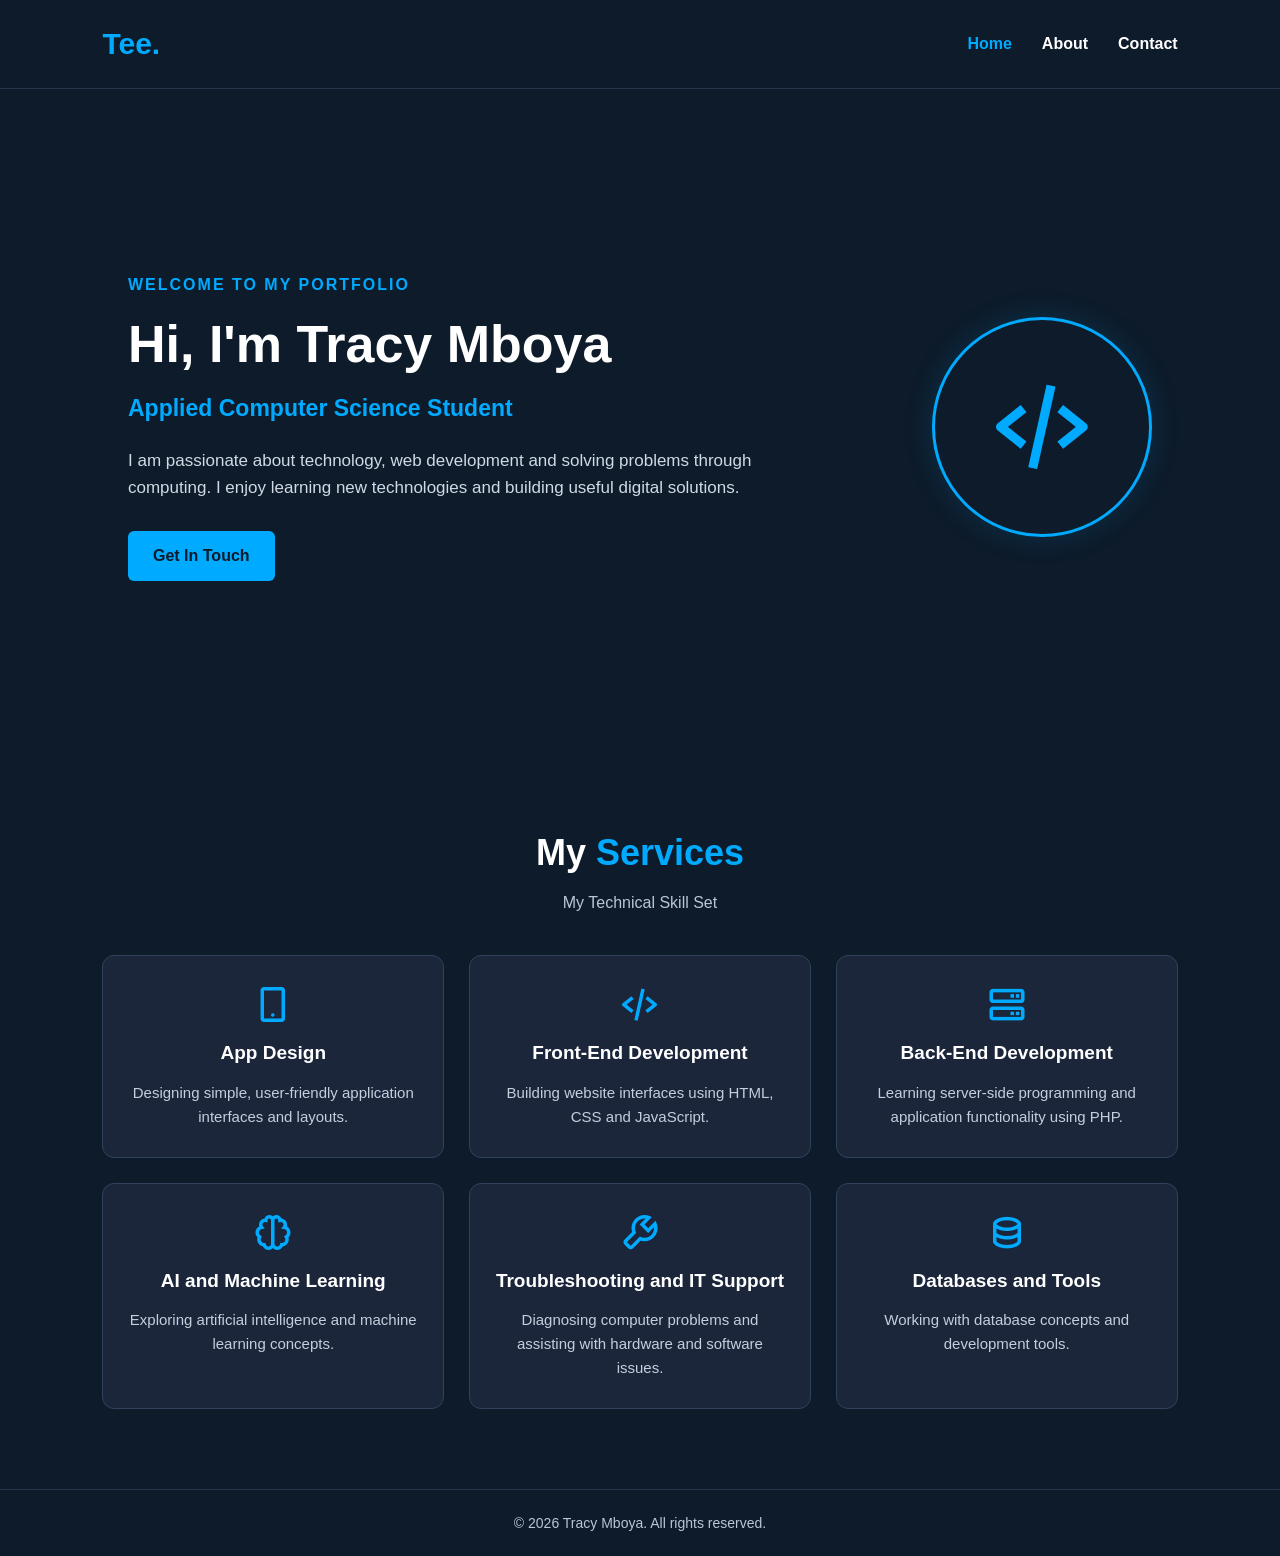
<file: index.html>
<!DOCTYPE html>
<html lang="en">
<head>
    <meta charset="UTF-8">
    <meta name="viewport" content="width=device-width, initial-scale=1.0">
    <title>Home | Tracy Mboya</title>
    <link rel="stylesheet" href="style.css">
    <link href="https://unpkg.com/boxicons@2.1.4/css/boxicons.min.css"
          rel="stylesheet">
</head>
<body>

    <header class="header">
        <a href="Index.html" class="logo">Tee<span>.</span></a>

        <nav class="navbar">
            <a href="Index.html" class="active">Home</a>
            <a href="about.html">About</a>
            <a href="contact.html">Contact</a>
        </nav>
    </header>

    <main>
        <!-- Home Introduction -->
        <section class="home">
            <div class="home-content">
                <p class="welcome">WELCOME TO MY PORTFOLIO</p>

                <h1>Hi, I'm Tracy Mboya</h1>

                <h2>Applied Computer Science Student</h2>

                <p>
                    I am passionate about technology, web development
                    and solving problems through computing.
                    I enjoy learning new technologies and building
                    useful digital solutions.
                </p>

                <a href="contact.html" class="btn">Get In Touch</a>
            </div>

            <div class="home-icon">
                <i class="bx bx-code-alt"></i>
            </div>
        </section>

        <!-- Services -->
        <section class="services" id="services">
            <h2 class="section-title">My <span>Services</span></h2>
            <p class="section-subtitle">My Technical Skill Set</p>

            <div class="services-container">

                <div class="service-card">
                    <i class="bx bx-mobile-alt"></i>
                    <h3>App Design</h3>
                    <p>
                        Designing simple, user-friendly application
                        interfaces and layouts.
                    </p>
                </div>

                <div class="service-card">
                    <i class="bx bx-code-alt"></i>
                    <h3>Front-End Development</h3>
                    <p>
                        Building website interfaces using HTML,
                        CSS and JavaScript.
                    </p>
                </div>

                <div class="service-card">
                    <i class="bx bx-server"></i>
                    <h3>Back-End Development</h3>
                    <p>
                        Learning server-side programming and
                        application functionality using PHP.
                    </p>
                </div>

                <div class="service-card">
                    <i class="bx bx-brain"></i>
                    <h3>AI and Machine Learning</h3>
                    <p>
                        Exploring artificial intelligence and
                        machine learning concepts.
                    </p>
                </div>

                <div class="service-card">
                    <i class="bx bx-wrench"></i>
                    <h3>Troubleshooting and IT Support</h3>
                    <p>
                        Diagnosing computer problems and assisting
                        with hardware and software issues.
                    </p>
                </div>

                <div class="service-card">
                    <i class="bx bx-data"></i>
                    <h3>Databases and Tools</h3>
                    <p>
                        Working with database concepts and
                        development tools.
                    </p>
                </div>

            </div>
        </section>
    </main>

    <footer class="footer">
        <p>&copy; 2026 Tracy Mboya. All rights reserved.</p>
    </footer>

</body>
</html>
</file>
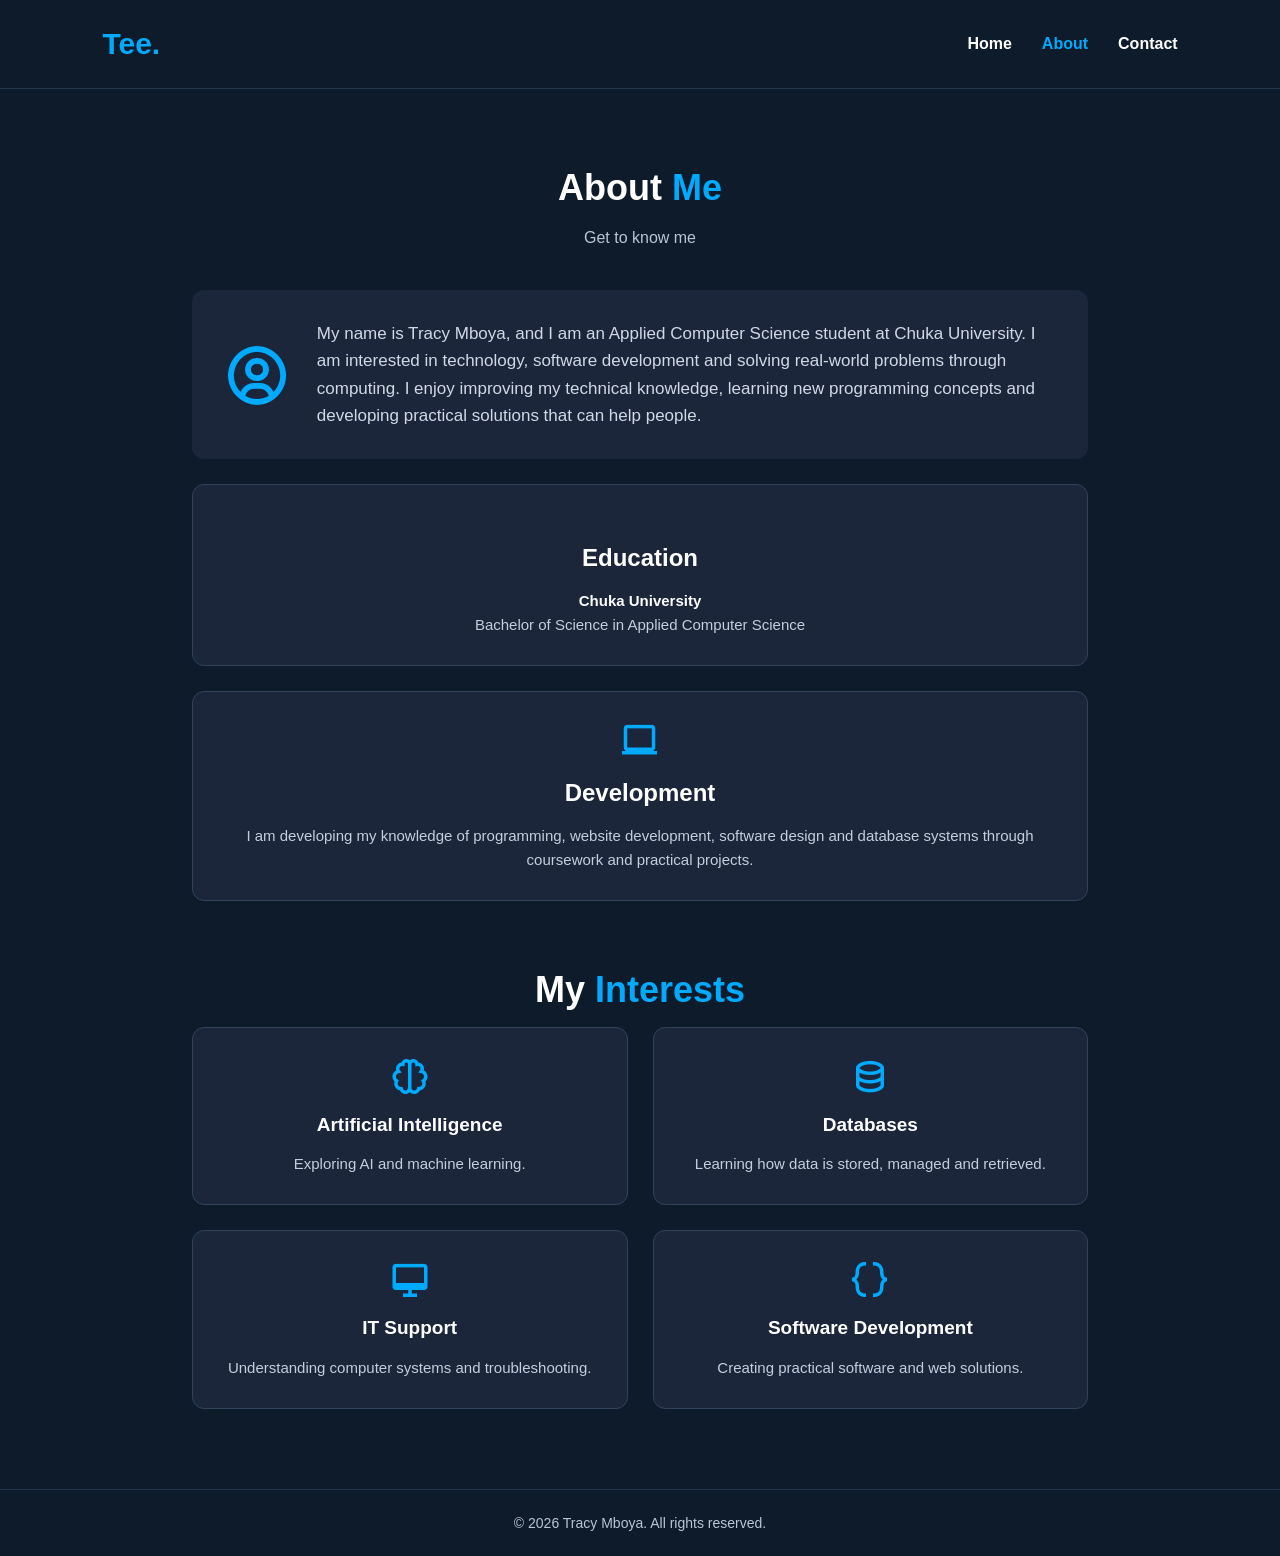
<file: about.html>
<!DOCTYPE html>
<html lang="en">
<head>
    <meta charset="UTF-8">
    <meta name="viewport" content="width=device-width, initial-scale=1.0">
    <title>About Me | Tracy Mboya</title>
    <link rel="stylesheet" href="style.css">
    <link href="https://unpkg.com/boxicons@2.1.4/css/boxicons.min.css"
          rel="stylesheet">
</head>
<body>

    <header class="header">
        <a href="Index.html" class="logo">Tee<span>.</span></a>

        <nav class="navbar">
            <a href="Index.html">Home</a>
            <a href="about.html" class="active">About</a>
            <a href="contact.html">Contact</a>
        </nav>
    </header>

    <main>
       
        <section class="about-page">
            <h1 class="section-title">About <span>Me</span></h1>
            <p class="section-subtitle">Get to know me</p>

            <div class="about-intro">
                <i class="bx bx-user-circle about-icon"></i>

                <p>
                    My name is Tracy Mboya, and I am an Applied
                    Computer Science student at Chuka University.
                    I am interested in technology, software
                    development and solving real-world problems
                    through computing.

                    I enjoy improving my technical knowledge,
                    learning new programming concepts and developing
                    practical solutions that can help people.
                </p>
            </div>

            
            <div class="about-card">
                <i class="bx bx-graduation"></i>
                <h2>Education</h2>
                <p><strong>Chuka University</strong></p>
                <p>Bachelor of Science in Applied Computer Science</p>
            </div>

           
            <div class="about-card">
                <i class="bx bx-laptop"></i>
                <h2>Development</h2>
                <p>
                    I am developing my knowledge of programming,
                    website development, software design and
                    database systems through coursework and
                    practical projects.
                </p>
            </div>

            
            <div class="interests">
                <h2 class="section-title">My <span>Interests</span></h2>

                <div class="interests-container">
                    <div class="interest-card">
                        <i class="bx bx-brain"></i>
                        <h3>Artificial Intelligence</h3>
                        <p>Exploring AI and machine learning.</p>
                    </div>

                    <div class="interest-card">
                        <i class="bx bx-data"></i>
                        <h3>Databases</h3>
                        <p>Learning how data is stored, managed and retrieved.</p>
                    </div>

                    <div class="interest-card">
                        <i class="bx bx-desktop"></i>
                        <h3>IT Support</h3>
                        <p>Understanding computer systems and troubleshooting.</p>
                    </div>

                    <div class="interest-card">
                        <i class="bx bx-code-curly"></i>
                        <h3>Software Development</h3>
                        <p>Creating practical software and web solutions.</p>
                    </div>
                </div>
            </div>
        </section>
    </main>

    <footer class="footer">
        <p>&copy; 2026 Tracy Mboya. All rights reserved.</p>
    </footer>

</body>
</html>
</file>
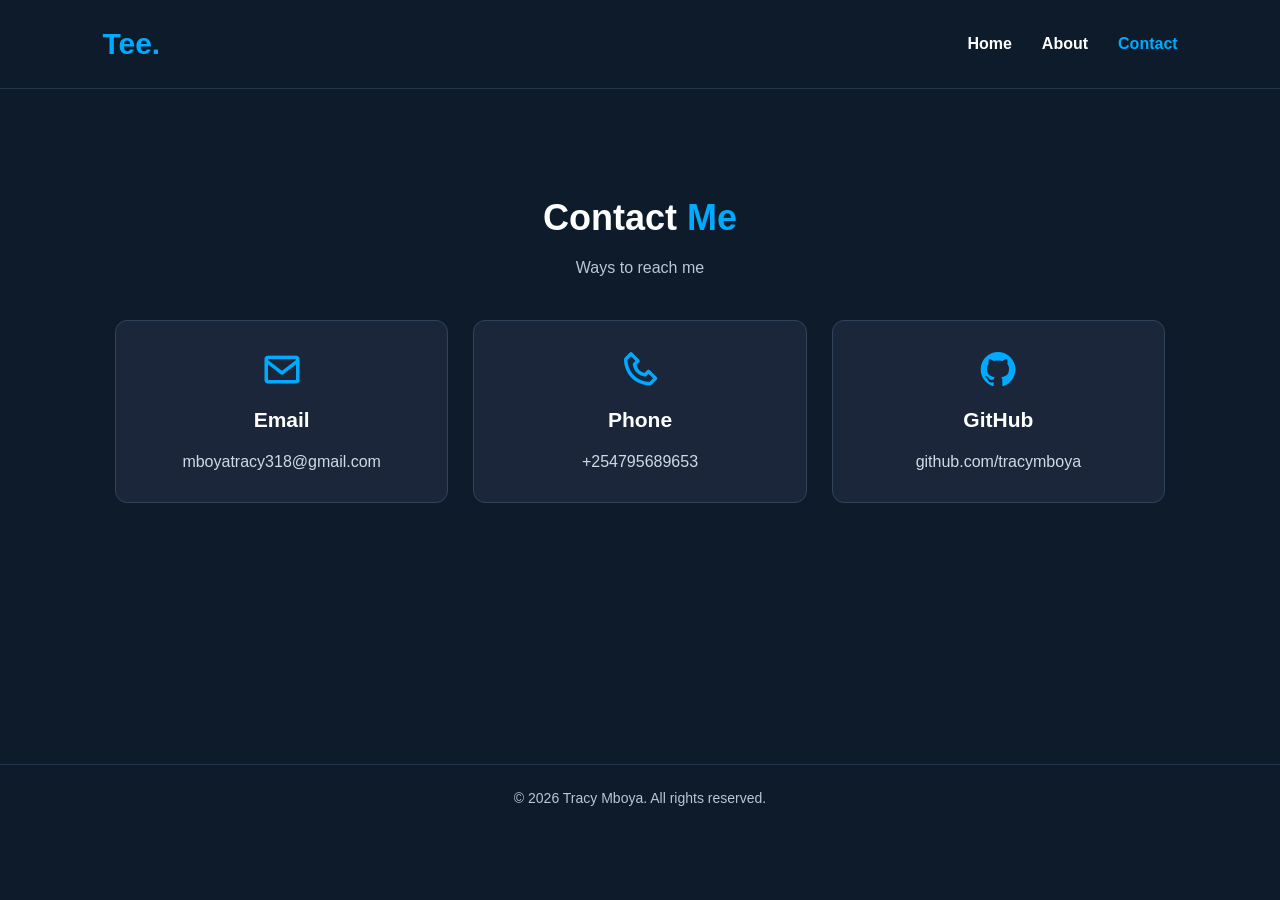
<file: contact.html>
<!DOCTYPE html>
<html lang="en">
<head>
    <meta charset="UTF-8">
    <meta name="viewport" content="width=device-width, initial-scale=1.0">
    <title>Contact | Tracy Mboya</title>
    <link rel="stylesheet" href="style.css">
    <link href="https://unpkg.com/boxicons@2.1.4/css/boxicons.min.css"
          rel="stylesheet">
</head>
<body>

    <!-- Navigation -->
    <header class="header">
        <a href="Index.html" class="logo">Tee<span>.</span></a>

        <nav class="navbar">
            <a href="Index.html">Home</a>
            <a href="about.html">About</a>
            <a href="contact.html" class="active">Contact</a>
        </nav>
    </header>

    <main>
        <!-- Contact Details Only -->
        <section class="contact-page">
            <h1 class="section-title">Contact <span>Me</span></h1>
            <p class="section-subtitle">Ways to reach me</p>

            <div class="contact-container">

                <div class="contact-card">
                    <i class="bx bx-envelope"></i>
                    <h2>Email</h2>
                    <a href="mailto:mboyatracy318@gmail.com">
                        mboyatracy318@gmail.com
                    </a>
                </div>

                <div class="contact-card">
                    <i class="bx bx-phone"></i>
                    <h2>Phone</h2>
                    <a href="tel:+254795689653">
                        +254795689653
                    </a>
                </div>

                <div class="contact-card">
                    <i class="bx bxl-github"></i>
                    <h2>GitHub</h2>
                    <a href="https://github.com/tracymboya"
                       target="_blank"
                       rel="noopener noreferrer">
                        github.com/tracymboya
                    </a>
                </div>

            </div>
        </section>
    </main>

    <footer class="footer">
        <p>&copy; 2026 Tracy Mboya. All rights reserved.</p>
    </footer>

</body>
</html>
</file>
<file: style.css>
/* =========================
   GENERAL STYLES
========================= */

* {
    margin: 0;
    padding: 0;
    box-sizing: border-box;
}

html {
    scroll-behavior: smooth;
}

body {
    font-family: Arial, Helvetica, sans-serif;
    background: #0d1b2a;
    color: #ffffff;
    line-height: 1.6;
}

a {
    color: inherit;
    text-decoration: none;
}

span {
    color: #00aaff;
}

/* =========================
   NAVIGATION
========================= */

.header {
    position: sticky;
    top: 0;
    left: 0;
    width: 100%;
    padding: 20px 8%;
    background: #0d1b2a;
    border-bottom: 1px solid #24364b;
    display: flex;
    justify-content: space-between;
    align-items: center;
    z-index: 100;
}

.logo {
    font-size: 30px;
    font-weight: bold;
    color: #00aaff;
}

.navbar {
    display: flex;
    gap: 30px;
}

.navbar a {
    font-size: 16px;
    font-weight: 600;
    transition: 0.3s;
}

.navbar a:hover,
.navbar a.active {
    color: #00aaff;
}

/* =========================
   HOME PAGE
========================= */

.home {
    min-height: 75vh;
    padding: 80px 10%;
    display: flex;
    justify-content: space-between;
    align-items: center;
    gap: 40px;
}

.home-content {
    max-width: 650px;
}

.welcome {
    color: #00aaff;
    font-weight: bold;
    letter-spacing: 2px;
    margin-bottom: 15px;
}

.home-content h1 {
    font-size: clamp(32px, 5vw, 52px);
    line-height: 1.2;
    margin-bottom: 15px;
}

.home-content h2 {
    font-size: 23px;
    color: #00aaff;
    margin-bottom: 20px;
}

.home-content p:not(.welcome) {
    color: #d0d9e4;
    font-size: 17px;
    margin-bottom: 30px;
}

.home-icon {
    width: 220px;
    height: 220px;
    min-width: 180px;
    border: 3px solid #00aaff;
    border-radius: 50%;
    display: flex;
    justify-content: center;
    align-items: center;
    box-shadow: 0 0 30px rgba(0, 170, 255, 0.15);
}

.home-icon i {
    font-size: 110px;
    color: #00aaff;
}

.btn {
    display: inline-block;
    background: #00aaff;
    color: #0d1b2a;
    padding: 12px 25px;
    border-radius: 6px;
    font-weight: bold;
    transition: 0.3s;
}

.btn:hover {
    background: #ffffff;
    transform: translateY(-3px);
}

/* =========================
   SECTION HEADINGS
========================= */

.section-title {
    text-align: center;
    font-size: 36px;
    margin-bottom: 8px;
}

.section-subtitle {
    text-align: center;
    color: #b9c6d5;
    margin-bottom: 40px;
}

/* =========================
   SERVICES ON HOME PAGE
========================= */

.services {
    padding: 60px 8% 80px;
}

.services-container {
    display: grid;
    grid-template-columns: repeat(3, minmax(0, 1fr));
    gap: 25px;
    max-width: 1200px;
    margin: 0 auto;
}

.service-card,
.about-card,
.interest-card,
.contact-card {
    background: #1b263b;
    border: 1px solid #30435b;
    border-radius: 12px;
    padding: 28px 22px;
    text-align: center;
    transition: 0.3s ease;
}

.service-card:hover,
.about-card:hover,
.interest-card:hover,
.contact-card:hover {
    transform: translateY(-7px);
    border-color: #00aaff;
    box-shadow: 0 8px 25px rgba(0, 170, 255, 0.12);
}

.service-card i,
.about-card i,
.interest-card i,
.contact-card i {
    font-size: 42px;
    color: #00aaff;
    margin-bottom: 12px;
}

.service-card h3,
.interest-card h3 {
    font-size: 19px;
    margin-bottom: 12px;
}

.service-card p,
.about-card p,
.interest-card p {
    color: #c4cfdd;
    font-size: 15px;
}

/* =========================
   ABOUT PAGE
========================= */

.about-page {
    max-width: 1050px;
    margin: 0 auto;
    padding: 70px 6% 80px;
}

.about-intro {
    display: flex;
    align-items: center;
    gap: 25px;
    background: #1b263b;
    border-radius: 12px;
    padding: 30px;
    margin-bottom: 25px;
}

.about-icon {
    color: #00aaff;
    font-size: 70px;
    flex-shrink: 0;
}

.about-intro p {
    color: #d0d9e4;
    font-size: 17px;
}

.about-card {
    margin-bottom: 25px;
}

.about-card h2 {
    margin-bottom: 12px;
}

.about-card strong {
    color: #ffffff;
}

.interests {
    margin-top: 60px;
}

.interests-container {
    display: grid;
    grid-template-columns: repeat(2, minmax(0, 1fr));
    gap: 25px;
}

/* =========================
   CONTACT PAGE
========================= */

.contact-page {
    min-height: 75vh;
    padding: 100px 8% 80px;
}

.contact-container {
    max-width: 1050px;
    margin: 0 auto;
    display: grid;
    grid-template-columns: repeat(3, minmax(0, 1fr));
    gap: 25px;
}

.contact-card h2 {
    font-size: 21px;
    margin-bottom: 12px;
}

.contact-card a {
    display: inline-block;
    color: #d0d9e4;
    overflow-wrap: anywhere;
    transition: 0.3s;
}

.contact-card a:hover {
    color: #00aaff;
}

/* =========================
   FOOTER
========================= */

.footer {
    text-align: center;
    padding: 22px;
    border-top: 1px solid #24364b;
    color: #b9c6d5;
    font-size: 14px;
}

/* =========================
   RESPONSIVE DESIGN
========================= */

@media (max-width: 800px) {
    .header {
        padding: 18px 5%;
        gap: 15px;
    }

    .navbar {
        gap: 16px;
    }

    .home {
        padding: 60px 7%;
    }

    .home-icon {
        width: 170px;
        height: 170px;
        min-width: 150px;
    }

    .home-icon i {
        font-size: 80px;
    }

    .services-container {
        grid-template-columns: repeat(2, minmax(0, 1fr));
    }

    .contact-container {
        grid-template-columns: 1fr;
    }
}

@media (max-width: 550px) {
    .header {
        flex-direction: column;
    }

    .navbar {
        gap: 22px;
    }

    .home {
        flex-direction: column;
        text-align: center;
    }

    .home-icon {
        order: -1;
    }

    .services-container,
    .interests-container {
        grid-template-columns: 1fr;
    }

    .section-title {
        font-size: 30px;
    }

    .about-intro {
        flex-direction: column;
        text-align: center;
    }

    .contact-page {
        padding: 60px 6%;
    }
}
</file>
